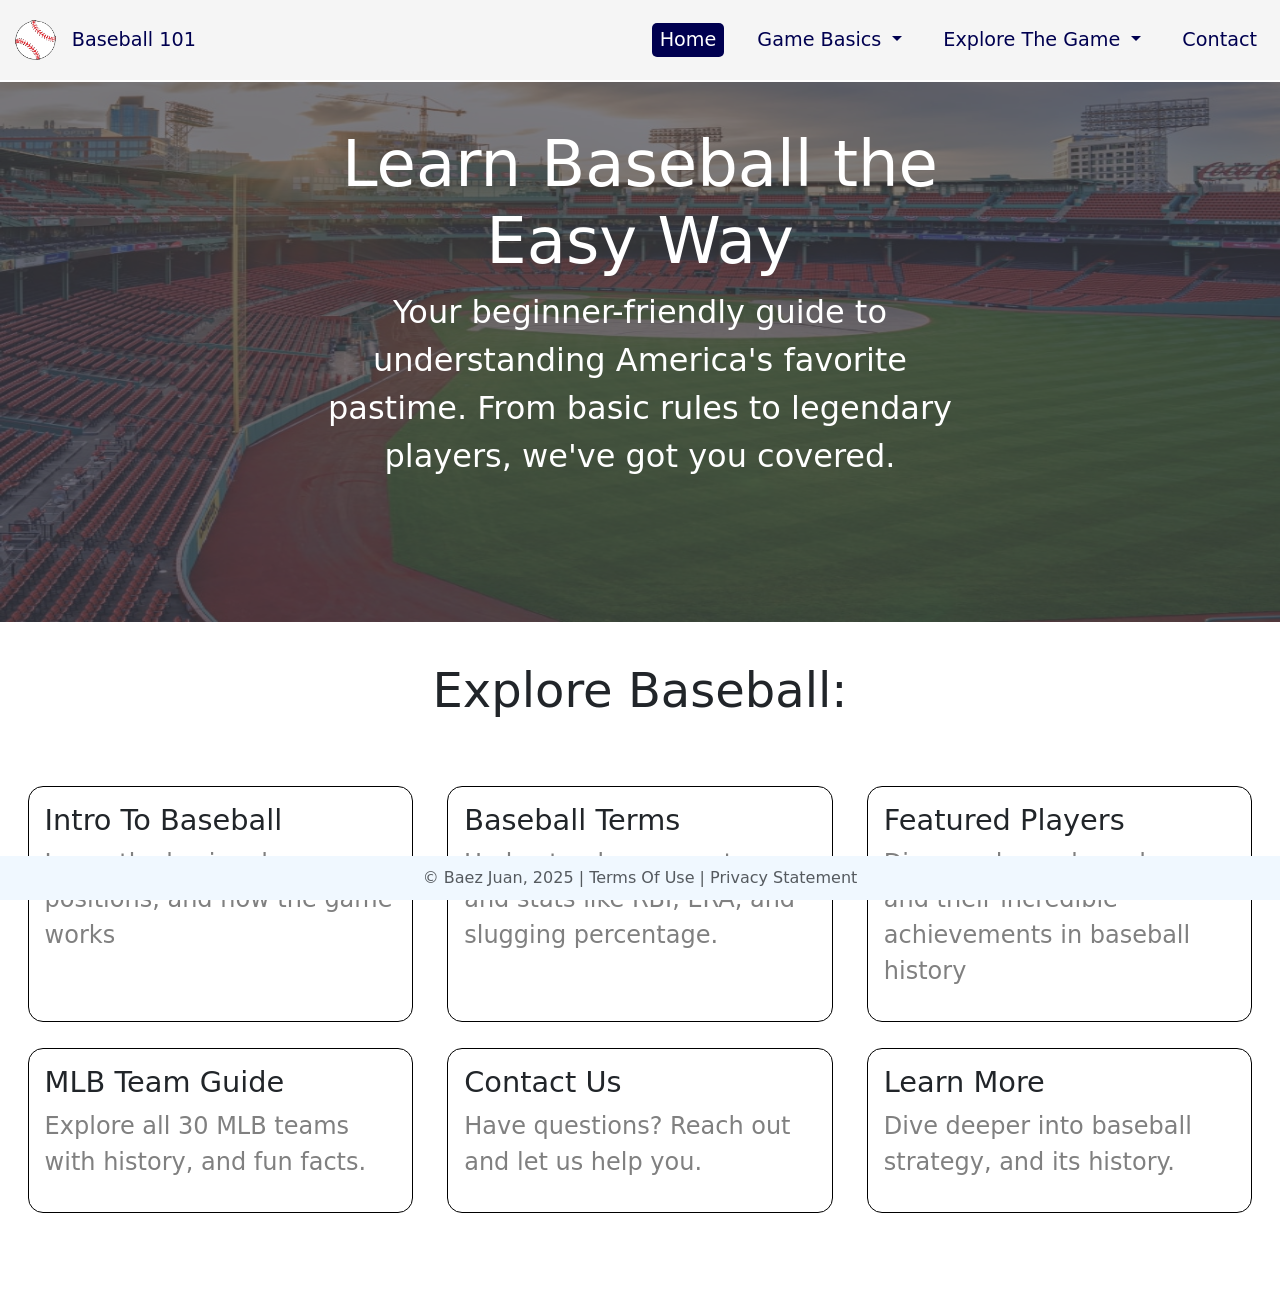
<file: index.html>
<!DOCTYPE html>
<html lang="en">
<head>
    <!-- DEVELOPER: Juan Baez, IS117-005, Fall 2025 -->
    <meta charset="UTF-8">
    <title>Baseball 101</title>
    <!-- CSS only -->
    <link href="https://cdn.jsdelivr.net/npm/bootstrap@5.0.2/dist/css/bootstrap.min.css"
          rel="stylesheet"
          integrity="sha384-EVSTQN3/azprG1Anm3QDgpJLIm9Nao0Yz1ztcQTwFspd3yD65VohhpuuCOmLASjC"
          crossorigin="anonymous">
    <link href="css/main.css" rel="stylesheet">

</head>
<body>
<div class="container-fluid">
    <div class="row">
            <nav class="navbar navbar-expand-md
                    justify-content-start
                    bg-dark navbar-dark
                    col-12">

                <!-- Brand -->
                <a class="navbar-brand" href="index.html"><img src="images/logo.png"></a>
                <h1 class="logo-name">Baseball 101</h1>
                <!-- Responsive Button for the smaller menu -->
                <button class="navbar-toggler" type="button"
                        data-bs-toggle="collapse" data-bs-target="#collapsibleNavbar">
                    <span class="navbar-toggler-icon"></span>
                </button>
                <div class="collapse navbar-collapse" id="collapsibleNavbar">
                    <ul class="navbar-nav">
                        <!-- Links -->
                        <li class="nav-item">
                            <a class="nav-link active" href="index.html">Home</a>
                        </li>
                        <!-- Dropdown -->
                        <li class="nav-item dropdown">
                            <a class="nav-link dropdown-toggle" href="#" id="navbardrop"
                               data-toggle="dropdown" role="button" data-bs-toggle="dropdown" aria-expanded="false">
                                Game Basics
                            </a>
                            <div class="dropdown-menu">
                                <a class="dropdown-item" href="baseballIntro.html">Introduction To Baseball</a>
                                <a class="dropdown-item" href="baseballTerms.html">Baseball Terms</a>
                            </div>
                        </li>
                        <li class="nav-item dropdown">
                            <a class="nav-link dropdown-toggle" href="#" id="navbardrop"
                               data-toggle="dropdown" role="button" data-bs-toggle="dropdown" aria-expanded="false">
                                Explore The Game
                            </a>
                            <div class="dropdown-menu">
                                <a class="dropdown-item" href="featuredPlayers.html">Featured Players</a>
                                <a class="dropdown-item" href="teamGuide.html">MLB Team Guide</a>
                            </div>
                        </li>
                        <li class="nav-item">
                            <a class="nav-link" href="contact.html">Contact</a>
                        </li>
                    </ul>
                </div>
            </nav>
        <div class="carousel">
            <img src="images/poster.jpg" alt="" class="carousel-img">
            <div class="poster-overlay"></div>
            <div class="poster-text">
            <h1>Learn Baseball the Easy Way</h1>
            <p>Your beginner-friendly guide to understanding America's favorite pastime.
            From basic rules to legendary players, we've got you covered.</p>
            </div>
        </div>
        <h2>Explore Baseball:</h2>
        <div class="cards-container mt-5">
            <div class="row">

                <div class="col-4">
                    <div class="card">
                        <div class="card-body">
                            <h5>Intro To Baseball</h5>
                            <p>Learn the basic rules, positions, and how the game works</p>
                        </div>
                    </div>
                </div>

                <div class="col-4">
                    <div class="card">
                        <div class="card-body">
                            <h5>Baseball Terms</h5>
                            <p>Understand common terms and stats like RBI, ERA, and slugging percentage.</p>
                        </div>
                    </div>
                </div>

                <div class="col-4">
                    <div class="card">
                        <div class="card-body">
                            <h5>Featured Players</h5>
                            <p>Discover legendary players and their incredible achievements in baseball history</p>
                        </div>
                    </div>
                </div>
                <div class="col-4 mt-3">
                    <div class="card">
                        <div class="card-body">
                            <h5>MLB Team Guide</h5>
                            <p>Explore all 30 MLB teams with history, and fun facts.</p>
                        </div>
                    </div>
                </div>
                <div class="col-4 mt-3">
                    <div class="card">
                        <div class="card-body">
                            <h5>Contact Us</h5>
                            <p>Have questions? Reach out and let us help you.</p>
                        </div>
                    </div>
                </div><div class="col-4 mt-3">
                <div class="card">
                    <div class="card-body">
                        <h5>Learn More</h5>
                        <p>Dive deeper into baseball strategy, and its history.</p>
                    </div>
                </div>
            </div>

            </div>
        </div>
</div>
 <footer class="footer page-footer font-small ">
     <div class="container">
        <div class="row">
            <span class="text-muted">&copy; Baez Juan, 2025 |  Terms Of Use  |  Privacy Statement</span>
        </div>
     </div>
  </footer>
</div>


    <!-- Javascript Bundle with Popper -->
<script src="https://cdn.jsdelivr.net/npm/bootstrap@5.0.2/dist/js/bootstrap.bundle.min.js"
        integrity="sha384-MrcW6ZMFYlzcLA8Nl+NtUVF0sA7MsXsP1UyJoMp4YLEuNSfAP+JcXn/tWtIaxVXM"
        crossorigin="anonymous">
</script>

</body>
</html>
</file>
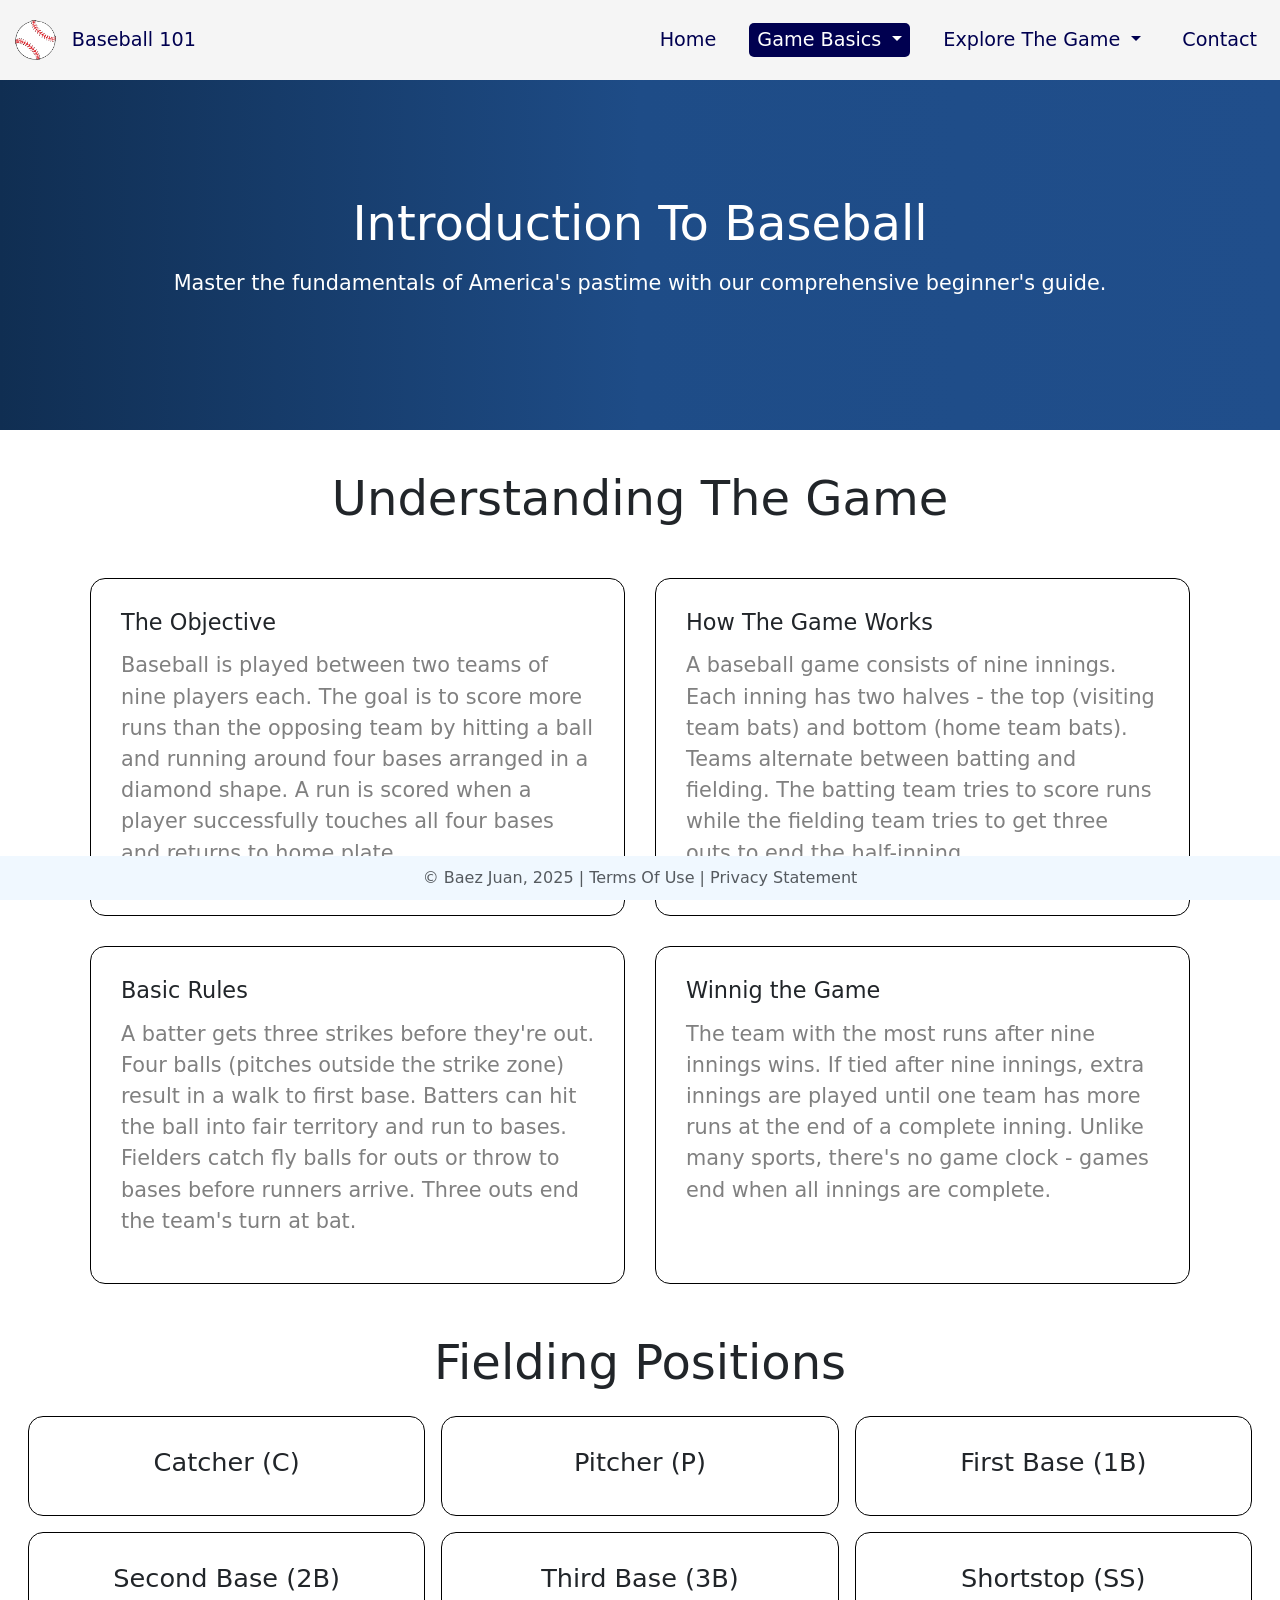
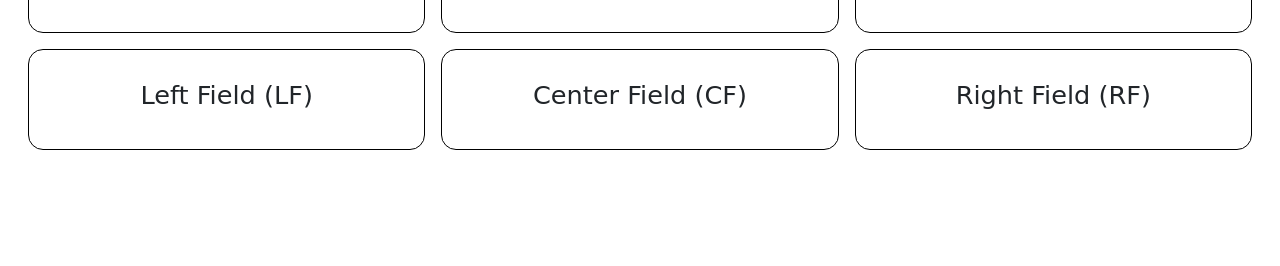
<file: baseballIntro.html>
<!DOCTYPE html>
<html lang="en">
<head>
    <!-- DEVELOPER: Juan Baez, IS117-005, Fall 2025 -->
    <meta charset="UTF-8">
    <title>Baseball 101</title>
    <!-- CSS only -->
    <link href="https://cdn.jsdelivr.net/npm/bootstrap@5.0.2/dist/css/bootstrap.min.css"
          rel="stylesheet"
          integrity="sha384-EVSTQN3/azprG1Anm3QDgpJLIm9Nao0Yz1ztcQTwFspd3yD65VohhpuuCOmLASjC"
          crossorigin="anonymous">
    <link href="css/main.css" rel="stylesheet">

</head>
<body>
<div class="container-fluid">
    <div class="row">
        <nav class="navbar navbar-expand-md
                    justify-content-start
                    bg-dark navbar-dark
                    col-12">

            <!-- Brand -->
            <a class="navbar-brand" href="index.html"><img src="images/logo.png"></a>
            <h1 class="logo-name">Baseball 101</h1>
            <!-- Responsive Button for the smaller menu -->
            <button class="navbar-toggler" type="button"
                    data-bs-toggle="collapse" data-bs-target="#collapsibleNavbar">
                <span class="navbar-toggler-icon"></span>
            </button>
            <div class="collapse navbar-collapse" id="collapsibleNavbar">
                <ul class="navbar-nav">
                    <!-- Links -->
                    <li class="nav-item">
                        <a class="nav-link" href="index.html">Home</a>
                    </li>
                    <!-- Dropdown -->
                    <li class="nav-item dropdown active">
                        <a class="nav-link dropdown-toggle active" href="#" id="navbardrop"
                           data-toggle="dropdown" role="button" data-bs-toggle="dropdown" aria-expanded="false">
                            Game Basics
                        </a>
                        <div class="dropdown-menu">
                            <a class="dropdown-item" href="baseballIntro.html">Introduction To Baseball</a>
                            <a class="dropdown-item" href="baseballTerms.html">Baseball Terms</a>
                        </div>
                    </li>
                    <li class="nav-item dropdown">
                        <a class="nav-link dropdown-toggle" href="#" id="navbardrop"
                           data-toggle="dropdown" role="button" data-bs-toggle="dropdown" aria-expanded="false">
                            Explore The Game
                        </a>
                        <div class="dropdown-menu">
                            <a class="dropdown-item" href="featuredPlayers.html">Featured Players</a>
                            <a class="dropdown-item" href="teamGuide.html">MLB Team Guide</a>
                        </div>
                    </li>
                    <li class="nav-item">
                        <a class="nav-link" href="contact.html">Contact</a>
                    </li>
                </ul>
            </div>
        </nav>
        <div class="wall">
            <div class="wall-text">
            <h1>Introduction To Baseball</h1>
            <p>Master the fundamentals of America's pastime with our comprehensive beginner's guide.</p>
            </div>
        </div>
    </div>
    <h2>Understanding The Game</h2>

    <div class="info-grid">
        <div class="info-card">
                <h5>The Objective</h5>
                <p>
                    Baseball is played between two teams of nine players each. The goal is to score more runs than the opposing team by hitting a ball and running around four bases arranged in a diamond shape.
                    A run is scored when a player successfully touches all four bases and returns to home plate.
                </p>
        </div>
        <div class="info-card">
                <h5>How The Game Works</h5>
                <p>
                    A baseball game consists of nine innings. Each inning has two halves - the top (visiting team bats) and bottom (home team bats). Teams alternate between batting and fielding.
                    The batting team tries to score runs while the fielding team tries to get three outs to end the half-inning.
                </p>
        </div>
        <div class="info-card">
            <h5>Basic Rules</h5>
            <p>A batter gets three strikes before they're out.
                Four balls (pitches outside the strike zone) result in a walk to first base. Batters can hit the ball into fair territory and run to bases. Fielders catch fly balls for outs or throw to bases before runners arrive.
                Three outs end the team's turn at bat.</p>
        </div>
        <div class="info-card">
            <h5>Winnig the Game</h5>
            <p>The team with the most runs after nine innings wins. If tied after nine innings, extra innings are played until one team has more runs at the end of a complete inning.
                Unlike many sports, there's no game clock - games end when all innings are complete.</p>
        </div>
    </div>
    <h2>Fielding Positions</h2>
    <div class="positions-grid">
        <div class="position-card">
        <h5>Catcher (C)</h5>
        </div>
        <div class="position-card">
            <h5>Pitcher (P)</h5>
        </div>
        <div class="position-card">
            <h5>First Base (1B)</h5>
        </div>
        <div class="position-card">
            <h5>Second Base (2B)</h5>
        </div>
        <div class="position-card">
            <h5>Third Base (3B)</h5>
        </div>
        <div class="position-card">
            <h5>Shortstop (SS)</h5>
        </div>
        <div class="position-card">
            <h5>Left Field (LF)</h5>
        </div>
        <div class="position-card">
            <h5>Center Field (CF)</h5>
        </div>
        <div class="position-card">
            <h5>Right Field (RF)</h5>
        </div>
    </div>


    <!------------------------------->
    <footer class="footer page-footer font-small ">
        <div class="container">
            <div class="row">
                <span class="text-muted">&copy; Baez Juan, 2025 |  Terms Of Use  |  Privacy Statement</span>
            </div>
        </div>
    </footer>
</div>


<!-- Javascript Bundle with Popper -->
<script src="https://cdn.jsdelivr.net/npm/bootstrap@5.0.2/dist/js/bootstrap.bundle.min.js"
        integrity="sha384-MrcW6ZMFYlzcLA8Nl+NtUVF0sA7MsXsP1UyJoMp4YLEuNSfAP+JcXn/tWtIaxVXM"
        crossorigin="anonymous">
</script>

</body>
</html>
</file>
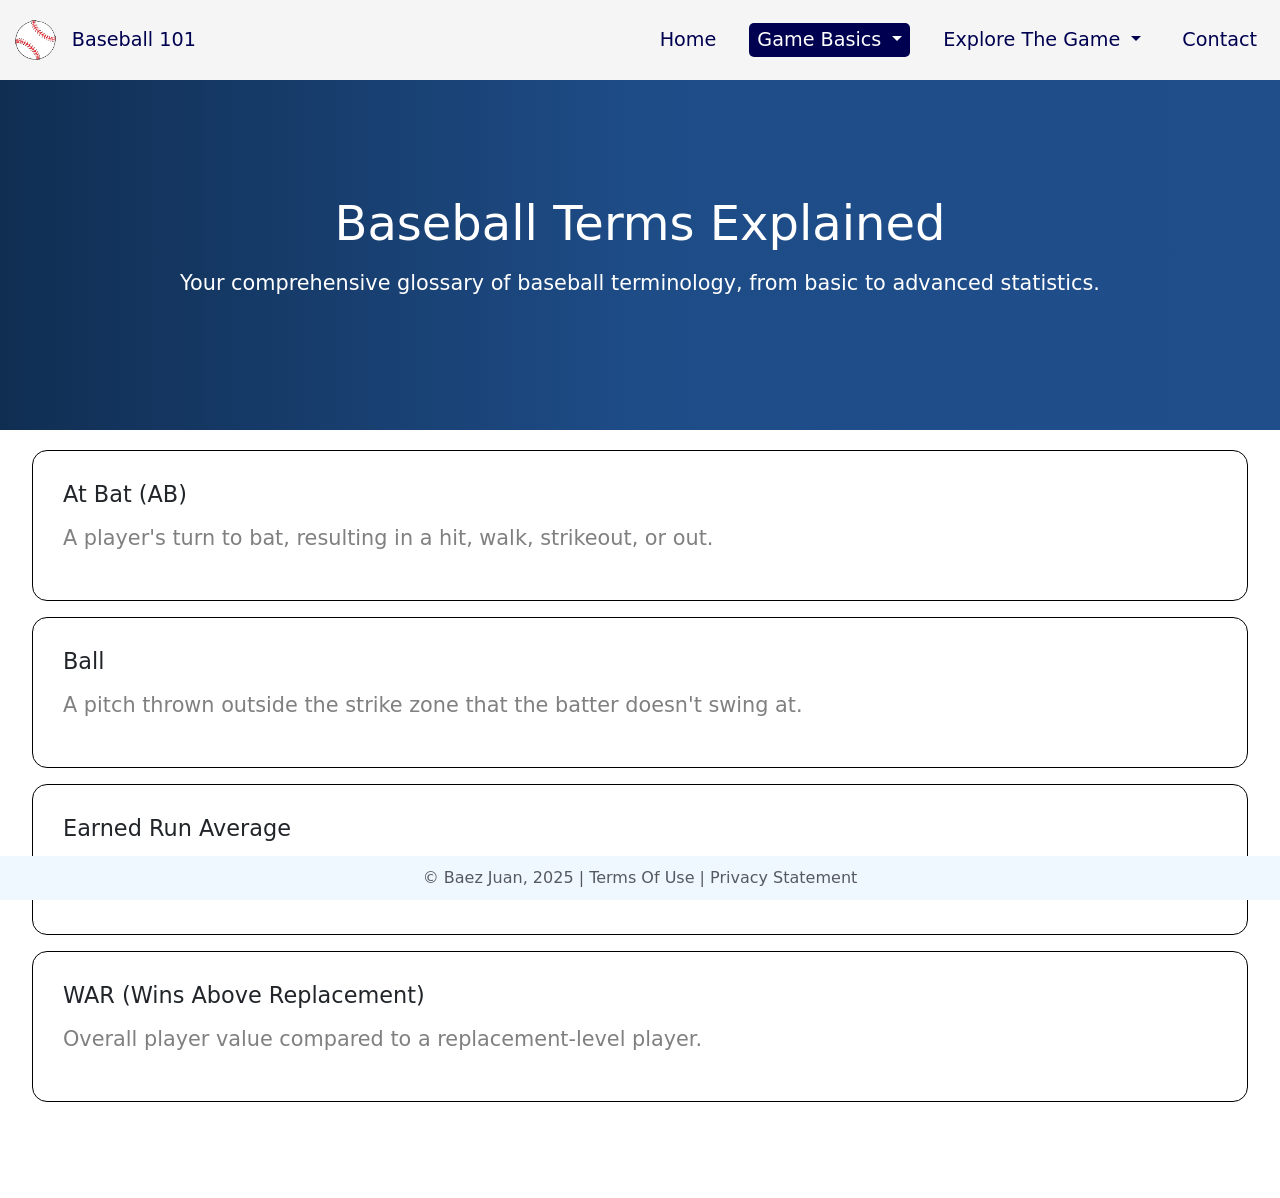
<file: baseballTerms.html>
<!DOCTYPE html>
<html lang="en">
<head>
    <!-- DEVELOPER: Juan Baez, IS117-005, Fall 2025 -->
    <meta charset="UTF-8">
    <title>Baseball 101</title>
    <!-- CSS only -->
    <link href="https://cdn.jsdelivr.net/npm/bootstrap@5.0.2/dist/css/bootstrap.min.css"
          rel="stylesheet"
          integrity="sha384-EVSTQN3/azprG1Anm3QDgpJLIm9Nao0Yz1ztcQTwFspd3yD65VohhpuuCOmLASjC"
          crossorigin="anonymous">
    <link href="css/main.css" rel="stylesheet">

</head>
<body>
<div class="container-fluid">
    <div class="row">
        <nav class="navbar navbar-expand-md
                    justify-content-start
                    bg-dark navbar-dark
                    col-12">

            <!-- Brand -->
            <a class="navbar-brand" href="index.html"><img src="images/logo.png"></a>
            <h1 class="logo-name">Baseball 101</h1>
            <!-- Responsive Button for the smaller menu -->
            <button class="navbar-toggler" type="button"
                    data-bs-toggle="collapse" data-bs-target="#collapsibleNavbar">
                <span class="navbar-toggler-icon"></span>
            </button>
            <div class="collapse navbar-collapse" id="collapsibleNavbar">
                <ul class="navbar-nav">
                    <!-- Links -->
                    <li class="nav-item">
                        <a class="nav-link" href="index.html">Home</a>
                    </li>
                    <!-- Dropdown -->
                    <li class="nav-item dropdown active">
                        <a class="nav-link dropdown-toggle active" href="#" id="navbardrop"
                           data-toggle="dropdown" role="button" data-bs-toggle="dropdown" aria-expanded="false">
                            Game Basics
                        </a>
                        <div class="dropdown-menu">
                            <a class="dropdown-item" href="baseballIntro.html">Introduction To Baseball</a>
                            <a class="dropdown-item" href="baseballTerms.html">Baseball Terms</a>
                        </div>
                    </li>
                    <li class="nav-item dropdown">
                        <a class="nav-link dropdown-toggle" href="#" id="navbardrop"
                           data-toggle="dropdown" role="button" data-bs-toggle="dropdown" aria-expanded="false">
                            Explore The Game
                        </a>
                        <div class="dropdown-menu">
                            <a class="dropdown-item" href="featuredPlayers.html">Featured Players</a>
                            <a class="dropdown-item" href="teamGuide.html">MLB Team Guide</a>
                        </div>
                    </li>
                    <li class="nav-item">
                        <a class="nav-link" href="contact.html">Contact</a>
                    </li>
                </ul>
            </div>
        </nav>
        <div class="wall">
            <div class="wall-text">
                <h1>Baseball Terms Explained</h1>
                <p>Your comprehensive glossary of baseball terminology, from basic to advanced statistics.</p>
            </div>
        </div>
    </div>
    <div class="terms-grid">
        <div class="terms">
            <h5>At Bat (AB)</h5>
            <p>A player's turn to bat, resulting in a hit, walk, strikeout, or out.</p>
        </div>
        <div class="terms">
            <h5>Ball</h5>
            <p>A pitch thrown outside the strike zone that the batter doesn't swing at.</p>
        </div>
        <div class="terms">
            <h5>Earned Run Average</h5>
            <p>Average number of earned runs a pitcher allows per nine innings.</p>
        </div>
        <div class="terms">
            <h5>WAR (Wins Above Replacement)</h5>
            <p>Overall player value compared to a replacement-level player.</p>
        </div>
    </div>

    <!------------------------------->
    <footer class="footer page-footer font-small ">
        <div class="container">
            <div class="row">
                <span class="text-muted">&copy; Baez Juan, 2025 |  Terms Of Use  |  Privacy Statement</span>
            </div>
        </div>
    </footer>
</div>


<!-- Javascript Bundle with Popper -->
<script src="https://cdn.jsdelivr.net/npm/bootstrap@5.0.2/dist/js/bootstrap.bundle.min.js"
        integrity="sha384-MrcW6ZMFYlzcLA8Nl+NtUVF0sA7MsXsP1UyJoMp4YLEuNSfAP+JcXn/tWtIaxVXM"
        crossorigin="anonymous">
</script>

</body>
</html>
</file>
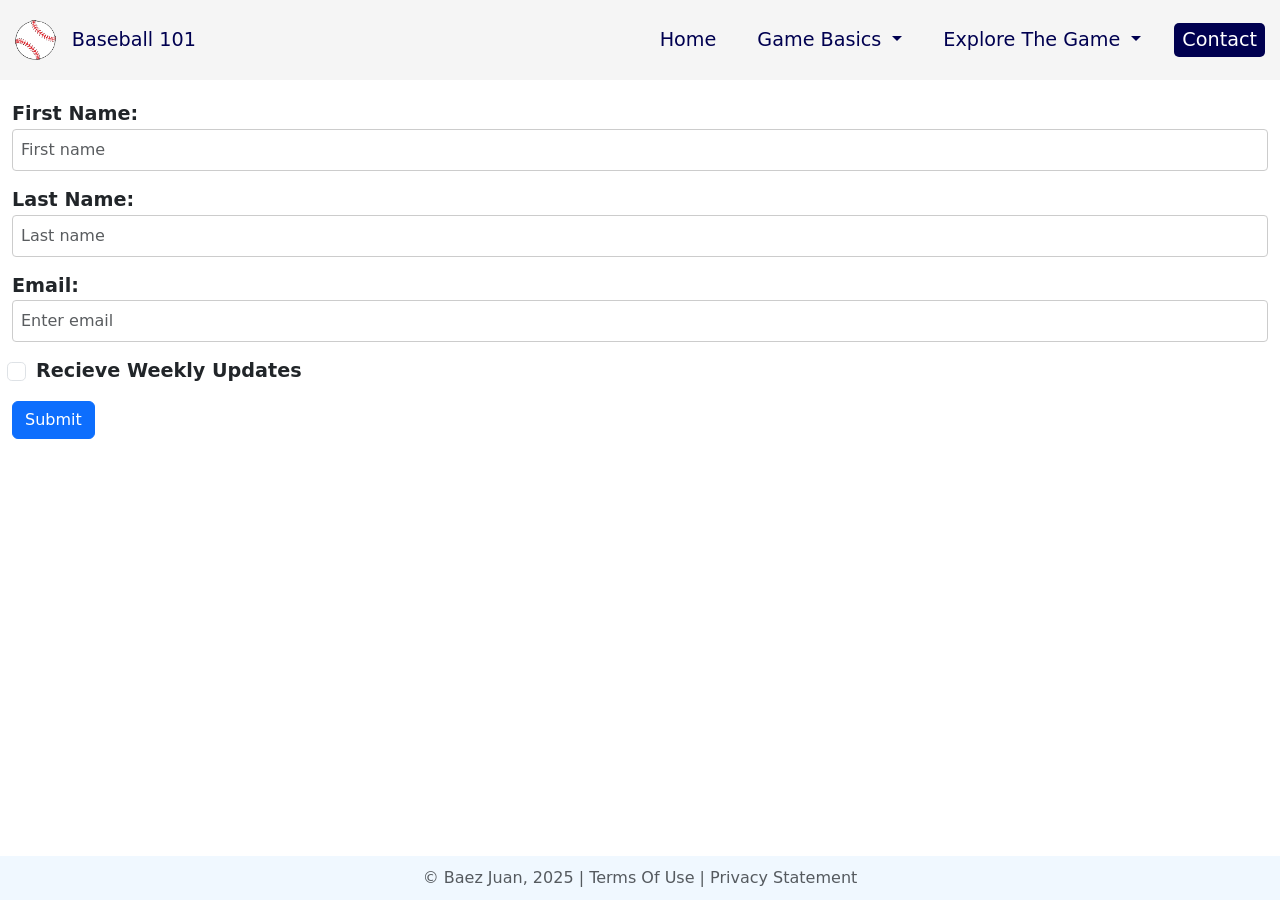
<file: contact.html>
<!DOCTYPE html>
<html lang="en">
<head>
    <!-- DEVELOPER: Juan Baez, IS117-005, Fall 2025 -->
    <meta charset="UTF-8">
    <title>Baseball 101</title>
    <!-- CSS only -->
    <link href="https://cdn.jsdelivr.net/npm/bootstrap@5.0.2/dist/css/bootstrap.min.css"
          rel="stylesheet"
          integrity="sha384-EVSTQN3/azprG1Anm3QDgpJLIm9Nao0Yz1ztcQTwFspd3yD65VohhpuuCOmLASjC"
          crossorigin="anonymous">
    <link href="css/main.css" rel="stylesheet">

</head>
<body>
<div class="container-fluid">
    <div class="row">
        <nav class="navbar navbar-expand-md
                    justify-content-start
                    bg-dark navbar-dark
                    col-12">

            <!-- Brand -->
            <a class="navbar-brand" href="index.html"><img src="images/logo.png"></a>
            <h1 class="logo-name">Baseball 101</h1>
            <!-- Responsive Button for the smaller menu -->
            <button class="navbar-toggler" type="button"
                    data-bs-toggle="collapse" data-bs-target="#collapsibleNavbar">
                <span class="navbar-toggler-icon"></span>
            </button>
            <div class="collapse navbar-collapse" id="collapsibleNavbar">
                <ul class="navbar-nav">
                    <!-- Links -->
                    <li class="nav-item">
                        <a class="nav-link" href="index.html">Home</a>
                    </li>
                    <!-- Dropdown -->
                    <li class="nav-item dropdown">
                        <a class="nav-link dropdown-toggle" href="#" id="navbardrop"
                           data-toggle="dropdown" role="button" data-bs-toggle="dropdown" aria-expanded="false">
                            Game Basics
                        </a>
                        <div class="dropdown-menu">
                            <a class="dropdown-item" href="baseballIntro.html">Introduction To Baseball</a>
                            <a class="dropdown-item" href="baseballTerms.html">Baseball Terms</a>
                        </div>
                    </li>
                    <li class="nav-item dropdown">
                        <a class="nav-link dropdown-toggle" href="#" id="navbardrop"
                           data-toggle="dropdown" role="button" data-bs-toggle="dropdown" aria-expanded="false">
                            Explore The Game
                        </a>
                        <div class="dropdown-menu">
                            <a class="dropdown-item" href="featuredPlayers.html">Featured Players</a>
                            <a class="dropdown-item" href="teamGuide.html">MLB Team Guide</a>
                        </div>
                    </li>
                    <li class="nav-item">
                        <a class="nav-link active" href="contact.html">Contact</a>
                    </li>
                </ul>
            </div>
        </nav>
        <div class="form-container">
          <div class="row">
            <form action="">
                <div class="form-group">
                    <label for="firstname">First Name:</label>
                    <input type="text" class="form-control" id="firstname"
                           placeholder="First name" name="firstname">
                </div>
                <div class="form-group">
                    <label for="lastname">Last Name:</label>
                    <input type="text" class="form-control" id="lastname"
                           placeholder="Last name" name="lastname">
                </div>
                <div class="form-group">
                    <label for="email">Email:</label>
                    <input type="email" class="form-control" id="email"
                           placeholder="Enter email" name="email">
                </div>
                <div class="form-group form-check">
                    <label class="form-check-label">
                        <input class="form-check-input"
                               type="checkbox" name="checkIn"> Recieve Weekly Updates
                    </label>
                </div>
                <button type="submit" class="btn btn-primary">Submit</button>
            </form>
        </row>
        </div>
        </div>
 <footer class="footer page-footer font-small ">
     <div class="container">
        <div class="row">
            <span class="text-muted">&copy; Baez Juan, 2025 |  Terms Of Use  |  Privacy Statement</span>
        </div>
     </div>
  </footer>
</div>


    <!-- Javascript Bundle with Popper -->
<script src="https://cdn.jsdelivr.net/npm/bootstrap@5.0.2/dist/js/bootstrap.bundle.min.js"
        integrity="sha384-MrcW6ZMFYlzcLA8Nl+NtUVF0sA7MsXsP1UyJoMp4YLEuNSfAP+JcXn/tWtIaxVXM"
        crossorigin="anonymous">
</script>

</body>
</html>
</file>
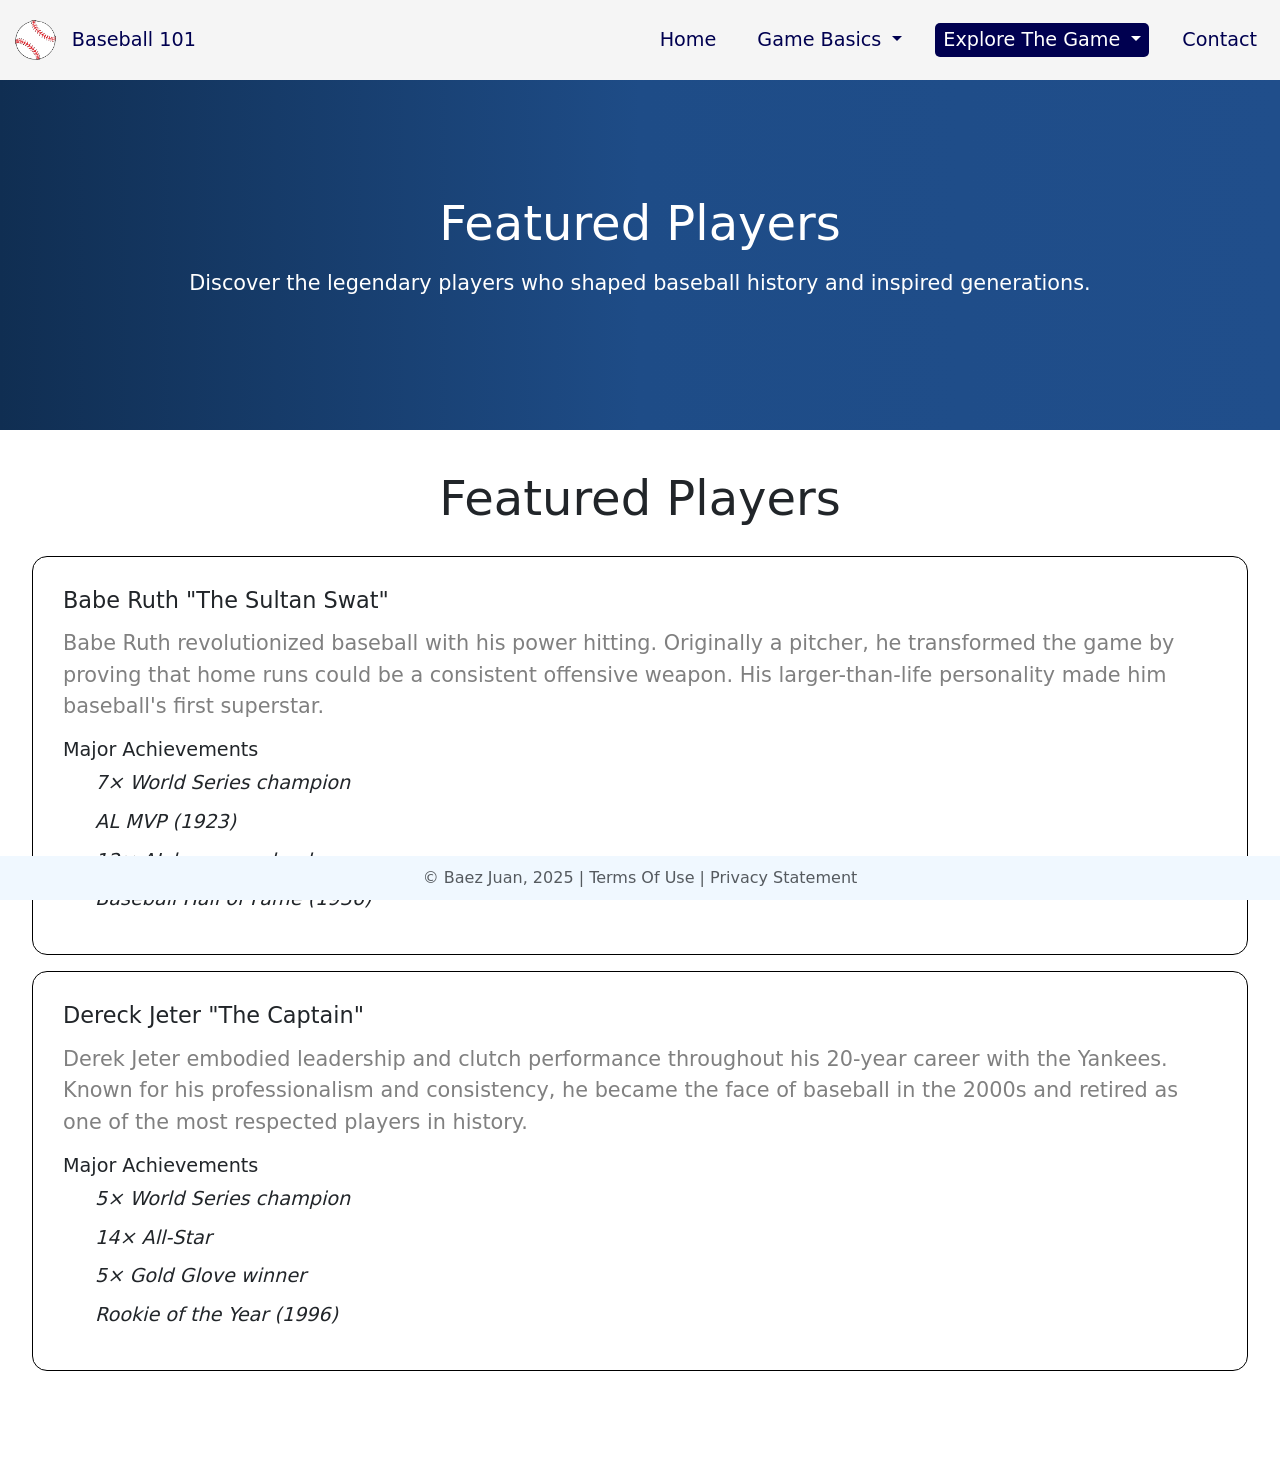
<file: featuredPlayers.html>
<!DOCTYPE html>
<html lang="en">
<head>
    <!-- DEVELOPER: Juan Baez, IS117-005, Fall 2025 -->
    <meta charset="UTF-8">
    <title>Baseball 101</title>
    <!-- CSS only -->
    <link href="https://cdn.jsdelivr.net/npm/bootstrap@5.0.2/dist/css/bootstrap.min.css"
          rel="stylesheet"
          integrity="sha384-EVSTQN3/azprG1Anm3QDgpJLIm9Nao0Yz1ztcQTwFspd3yD65VohhpuuCOmLASjC"
          crossorigin="anonymous">
    <link href="css/main.css" rel="stylesheet">

</head>
<body>
<div class="container-fluid">
    <div class="row">
        <nav class="navbar navbar-expand-md
                    justify-content-start
                    bg-dark navbar-dark
                    col-12">

            <!-- Brand -->
            <a class="navbar-brand" href="index.html"><img src="images/logo.png"></a>
            <h1 class="logo-name">Baseball 101</h1>
            <!-- Responsive Button for the smaller menu -->
            <button class="navbar-toggler" type="button"
                    data-bs-toggle="collapse" data-bs-target="#collapsibleNavbar">
                <span class="navbar-toggler-icon"></span>
            </button>
            <div class="collapse navbar-collapse" id="collapsibleNavbar">
                <ul class="navbar-nav">
                    <!-- Links -->
                    <li class="nav-item">
                        <a class="nav-link" href="index.html">Home</a>
                    </li>
                    <!-- Dropdown -->
                    <li class="nav-item dropdown">
                        <a class="nav-link dropdown-toggle" href="#" id="navbardrop"
                           data-toggle="dropdown" role="button" data-bs-toggle="dropdown" aria-expanded="false">
                            Game Basics
                        </a>
                        <div class="dropdown-menu">
                            <a class="dropdown-item" href="baseballIntro.html">Introduction To Baseball</a>
                            <a class="dropdown-item" href="baseballTerms.html">Baseball Terms</a>
                        </div>
                    </li>
                    <li class="nav-item dropdown">
                        <a class="nav-link dropdown-toggle active" href="#" id="navbardrop"
                           data-toggle="dropdown" role="button" data-bs-toggle="dropdown" aria-expanded="false">
                            Explore The Game
                        </a>
                        <div class="dropdown-menu">
                            <a class="dropdown-item" href="featuredPlayers.html">Featured Players</a>
                            <a class="dropdown-item" href="teamGuide.html">MLB Team Guide</a>
                        </div>
                    </li>
                    <li class="nav-item">
                        <a class="nav-link" href="contact.html">Contact</a>
                    </li>
                </ul>
            </div>
        </nav>
        <div class="wall">
            <div class="wall-text">
                <h1>Featured Players</h1>
                <p>Discover the legendary players who shaped baseball history and inspired generations.</p>
            </div>
        </div>
    </div>
    <h2>Featured Players</h2>
    <div class="players-grid">
        <div class="featured-player">
            <h5>Babe Ruth "The Sultan Swat"</h5>
            <p>Babe Ruth revolutionized baseball with his power hitting. Originally a pitcher, he transformed the game by proving that home runs could be a consistent offensive weapon.
                His larger-than-life personality made him baseball's first superstar.</p>
            <h6>Major Achievements</h6>
            <ul>
                <li>7× World Series champion</li>
                <li>AL MVP (1923)</li>
                <li>12× AL home run leader</li>
                <li>Baseball Hall of Fame (1936)</li>
            </ul>
        </div>
        <div class="featured-player">
            <h5>Dereck Jeter "The Captain"</h5>
            <p>Derek Jeter embodied leadership and clutch performance throughout his 20-year career with the Yankees.
                Known for his professionalism and consistency, he became the face of baseball in the 2000s and retired as one of the most respected players in history.</p>
            <h6>Major Achievements</h6>
            <ul>
                <li>5× World Series champion</li>
                <li>14× All-Star</li>
                <li>5× Gold Glove winner</li>
                <li>Rookie of the Year (1996)</li>
            </ul>
        </div>
    </div>

    <!------------------------------->
    <footer class="footer page-footer font-small ">
        <div class="container">
            <div class="row">
                <span class="text-muted">&copy; Baez Juan, 2025 |  Terms Of Use  |  Privacy Statement</span>
            </div>
        </div>
    </footer>
</div>


<!-- Javascript Bundle with Popper -->
<script src="https://cdn.jsdelivr.net/npm/bootstrap@5.0.2/dist/js/bootstrap.bundle.min.js"
        integrity="sha384-MrcW6ZMFYlzcLA8Nl+NtUVF0sA7MsXsP1UyJoMp4YLEuNSfAP+JcXn/tWtIaxVXM"
        crossorigin="anonymous">
</script>

</body>
</html>
</file>
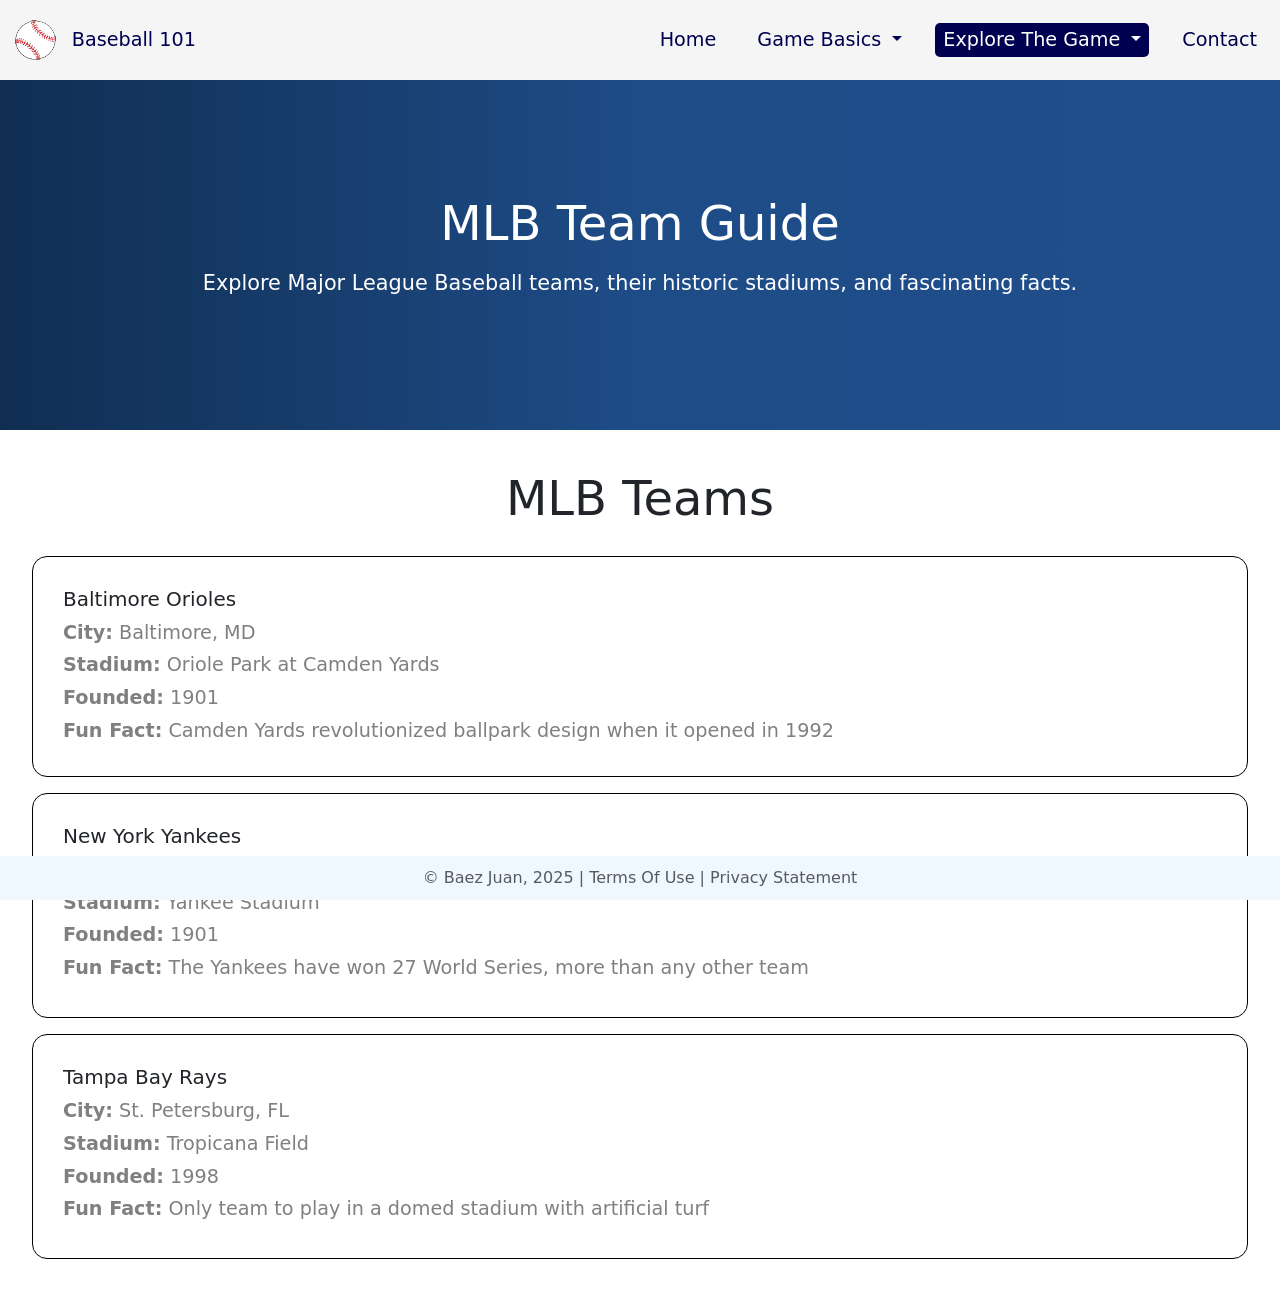
<file: teamGuide.html>
<!DOCTYPE html>
<html lang="en">
<head>
    <!-- DEVELOPER: Juan Baez, IS117-005, Fall 2025 -->
    <meta charset="UTF-8">
    <title>Baseball 101</title>
    <!-- CSS only -->
    <link href="https://cdn.jsdelivr.net/npm/bootstrap@5.0.2/dist/css/bootstrap.min.css"
          rel="stylesheet"
          integrity="sha384-EVSTQN3/azprG1Anm3QDgpJLIm9Nao0Yz1ztcQTwFspd3yD65VohhpuuCOmLASjC"
          crossorigin="anonymous">
    <link href="css/main.css" rel="stylesheet">

</head>
<body>
<div class="container-fluid">
    <div class="row">
        <nav class="navbar navbar-expand-md
                    justify-content-start
                    bg-dark navbar-dark
                    col-12">

            <!-- Brand -->
            <a class="navbar-brand" href="index.html"><img src="images/logo.png"></a>
            <h1 class="logo-name">Baseball 101</h1>
            <!-- Responsive Button for the smaller menu -->
            <button class="navbar-toggler" type="button"
                    data-bs-toggle="collapse" data-bs-target="#collapsibleNavbar">
                <span class="navbar-toggler-icon"></span>
            </button>
            <div class="collapse navbar-collapse" id="collapsibleNavbar">
                <ul class="navbar-nav">
                    <!-- Links -->
                    <li class="nav-item">
                        <a class="nav-link" href="index.html">Home</a>
                    </li>
                    <!-- Dropdown -->
                    <li class="nav-item dropdown">
                        <a class="nav-link dropdown-toggle" href="#" id="navbardrop"
                           data-toggle="dropdown" role="button" data-bs-toggle="dropdown" aria-expanded="false">
                            Game Basics
                        </a>
                        <div class="dropdown-menu">
                            <a class="dropdown-item" href="baseballIntro.html">Introduction To Baseball</a>
                            <a class="dropdown-item" href="baseballTerms.html">Baseball Terms</a>
                        </div>
                    </li>
                    <li class="nav-item dropdown active">
                        <a class="nav-link dropdown-toggle active" href="#" id="navbardrop"
                           data-toggle="dropdown" role="button" data-bs-toggle="dropdown" aria-expanded="false">
                            Explore The Game
                        </a>
                        <div class="dropdown-menu">
                            <a class="dropdown-item" href="featuredPlayers.html">Featured Players</a>
                            <a class="dropdown-item" href="teamGuide.html">MLB Team Guide</a>
                        </div>
                    </li>
                    <li class="nav-item">
                        <a class="nav-link" href="contact.html">Contact</a>
                    </li>
                </ul>
            </div>
        </nav>
        <div class="wall">
            <div class="wall-text">
                <h1>MLB Team Guide</h1>
                <p>Explore Major League Baseball teams, their historic stadiums, and fascinating facts.</p>
            </div>
        </div>
    </div>
    <h2>MLB Teams</h2>
    <div class="team-cards mb-3">
        <div class="cards-body">
            <h5>Baltimore Orioles</h5>
            <p class="card-text"><strong>City:</strong> Baltimore, MD</p>
            <p class="card-text"><strong>Stadium:</strong> Oriole Park at Camden Yards</p>
            <p class="card-text"><strong>Founded:</strong> 1901</p>
            <p class="card-text"><strong>Fun Fact:</strong> Camden Yards revolutionized ballpark design when it opened in 1992</p>
        </div>
        <div class="cards-body">
            <h5>New York Yankees</h5>
            <p><strong>City:</strong> New York, NY</p>
            <p><strong>Stadium:</strong> Yankee Stadium</p>
            <p><strong>Founded:</strong> 1901</p>
            <p><strong>Fun Fact:</strong> The Yankees have won 27 World Series, more than any other team</p>
        </div>
        <div class="cards-body">
            <h5>Tampa Bay Rays</h5>
            <p><strong>City:</strong> St. Petersburg, FL</p>
            <p><strong>Stadium:</strong> Tropicana Field</p>
            <p><strong>Founded:</strong> 1998</p>
            <p><strong>Fun Fact:</strong> Only team to play in a domed stadium with artificial turf</p>
        </div>
    </div>


    <!------------------------------->
    <footer class="footer page-footer font-small ">
        <div class="container">
            <div class="row">
                <span class="text-muted">&copy; Baez Juan, 2025 |  Terms Of Use  |  Privacy Statement</span>
            </div>
        </div>
    </footer>
</div>


<!-- Javascript Bundle with Popper -->
<script src="https://cdn.jsdelivr.net/npm/bootstrap@5.0.2/dist/js/bootstrap.bundle.min.js"
        integrity="sha384-MrcW6ZMFYlzcLA8Nl+NtUVF0sA7MsXsP1UyJoMp4YLEuNSfAP+JcXn/tWtIaxVXM"
        crossorigin="anonymous">
</script>

</body>
</html>
</file>
<file: css/main.css>
/*DEVELOPER: Juan Baez, IS117-005, Fall,2025*/
.footer {
    position: fixed;
    left: 0;
    bottom: 0;
    width: 100%;
    background-color: aliceblue;
    color: white;
    text-align: center;
    padding: 10px;
    font-size: 1rem;
}


.navbar{
    background-color: whitesmoke !important;
    padding: 15px;
    z-index: 50;
    position: fixed;

}&
.navbar-nav{
    margin-left: auto;
}&
 .nav-link{
    font-size: 1.2em;
    margin-left: 25px;
}

 .navbar .nav-link{
     color: #000050 !important;
     padding: 3px 6px;
     border-radius: 10px;
 }
 

 .navbar-brand img{
     height: 40px;
     width: auto;

 }

 .navbar-toggler{
    margin-left: auto;
 }

 .logo-name{
     font-size: 1.2em;
     margin:0;
     color: #000050 !important;
 }

.dropdown-item{
    color: #000050 !important;
    padding: 2px 6px;
    border-radius: 10px;
}

 .nav-link:hover{
     background-color: #e72324 !important;
     border-radius: 10px;
     color: white !important;
 }

.dropdown-item:hover{
    background-color: #e72324 !important;
    border-radius: 10px;
    color: white !important;

}

.navbar-nav .nav-link.active {
    background-color: #000050;
    color: white !important;
    border-radius: 5px;
}

.navbar-nav .nav-link.active {
    background-color: #000050;
    color: white !important;
}



.navbar-toggler{
    filter: invert(100%);
    border: none;
}


.carousel{
    width: 100%;
    position: relative;
    margin: 0 0 30px 0;
    padding: 0;

}

.carousel-img{
    display: block;
    width: 100%;
    height: 60vh;
    margin-top: 82px;
}

.poster-overlay{
    position: absolute;
    top: 0;
    left: 0;
    width: 100%;
    height: 60vh;
    margin-top: 82px;
    background-color: rgba(56, 57, 68, 0.65);
    z-index: 1;
}
.poster-text{
    position: absolute;
    top: 50%;
    left: 50%;
    transform: translate(-50%, -50%);
    text-align: center;
    color: white;
    z-index: 2;
}

.poster-text h1{
    font-size: 4rem;
}
.poster-text p{
    font-size: 2em;
}
@media (max-width: 768px){
    .carousel-img,
    .poster-overlay{
        height: 40vh;
    }
    .poster-text h1{
        font-size: 2rem;
    }

    .poster-text p{
        font-size: 1.3rem;
    }
    .row > .col-4 {
        flex: 0 0 100%;
        min-width: 100%;
        margin-bottom: 15px;
    }
}
h2{
    font-size: 3rem;
    text-align: center;
    margin-top: 40px;

}
.row{
    display: flex;
    flex-wrap: wrap;
    gap: 10px;
    justify-content: center;
}

.row > .col-4{
    flex: 0 0 32%;
    display: flex;
    max-width: 32%;
    flex-direction: column;
}

.row > .col-4 .card{
    flex: 1;
    display: flex;
    flex-direction: column;
    border: black solid 1px;
    border-radius: 15px;
}
.row > .col-4 .card:hover{
    box-shadow: black 5px 5px;
}

.cards-container{
    margin-bottom: 100px;
}

.card-body h5{
    font-size: 1.8rem;
}&
 .card-body p{
    font-size: 1.5rem;
    color: grey;
 }

 .wall{
     height: 350px;
     width: 100%;
     display: flex;
     justify-content: center;
     align-items: center;
     text-align: center;
     background: linear-gradient(90deg, #102e52, #1e4c87, #204e8b);
     color: white;
     padding: 20px;
     margin-top: 80px;
 }

 .wall-text h1{
     font-size: 3rem;
     margin-bottom: 15px;
 }
 .wall-text p{
     font-size: 1.3rem;
 }

.info-grid {
    display: grid;
    grid-template-columns: repeat(2, 1fr);
    gap: 30px;
    max-width: 1100px;
    margin: 50px auto;
}

.info-card {
    border: 1px solid black;
    border-radius: 15px;
    padding: 30px;
    min-height: 260px;
}

.info-card:hover{
    box-shadow: black 5px 5px;
}

.info-card h5 {
    font-size: 1.4rem;
    margin-bottom: 15px;
}

.info-card p {
    color: grey;
    font-size: 1.3rem;
}

/* Title spacing */
.section-title {
    text-align: center;
    margin-top: 60px;
}

.positions-grid{
    display: grid;
    grid-template-columns: repeat(3, 1fr);
    gap: 1rem;
    padding: 1rem;
    margin-bottom: 100px;
}

.position-card{
    border: 1px solid black;
    border-radius: 15px;
    padding: 30px;
}

.position-card:hover{
    box-shadow: black 5px 5px;
}
.position-card h5{
    font-size: 1.6rem;
    text-align: center;
}


.terms-grid{
    display: block;
    padding: 20px;
    margin-bottom: 60px;
}

.terms{
    border: 1px solid black;
    border-radius: 15px;
    padding: 30px;
    margin-bottom: 16px;
}

.terms h5{
    font-size: 1.4rem;
    margin-bottom: 15px;
}
.terms p{
    color: grey;
    font-size: 1.3rem;
}

.terms:hover{
    box-shadow: black 5px 5px;
}

.players-grid{
    display: block;
    padding: 20px;
    margin-bottom: 60px;
}

.featured-player{
    border: 1px solid black;
    border-radius: 15px;
    padding: 30px;
    margin-bottom: 16px;
}

.featured-player h5{
    font-size: 1.4rem;
    margin-bottom: 15px;
}

.featured-player p{
    color: grey;
    font-size: 1.3rem;
}

.featured-player ul{
    margin: 0;
}

.featured-player ul li{
    list-style: none;
    margin-bottom: 10px;
    font-size: 1.2rem;
    font-style: italic;
}

.featured-player h6{
    font-size: 1.2rem;
}

.team-cards{
    display: block;
    padding: 20px;
    margin-bottom: 60px;

}

.cards-body{
    border: 1px solid black;
    border-radius: 15px;
    padding: 30px;
    margin-bottom: 16px;
}

.cards-body p {
    margin: 4px 0;
    font-size: 1.2rem;
    color: grey;
}
.cards-body:hover{
    box-shadow: black 5px 5px;
}

.form-group {
    margin-bottom: 15px;
}

.form-control {
    width: 100%;
    padding: 8px;
    border: 1px solid #ccc;
    border-radius: 4px;
}
.form-container {
    margin-top: 100px;
}

label{
    font-size: 1.2rem;
    font-weight: bold;
}
</file>
